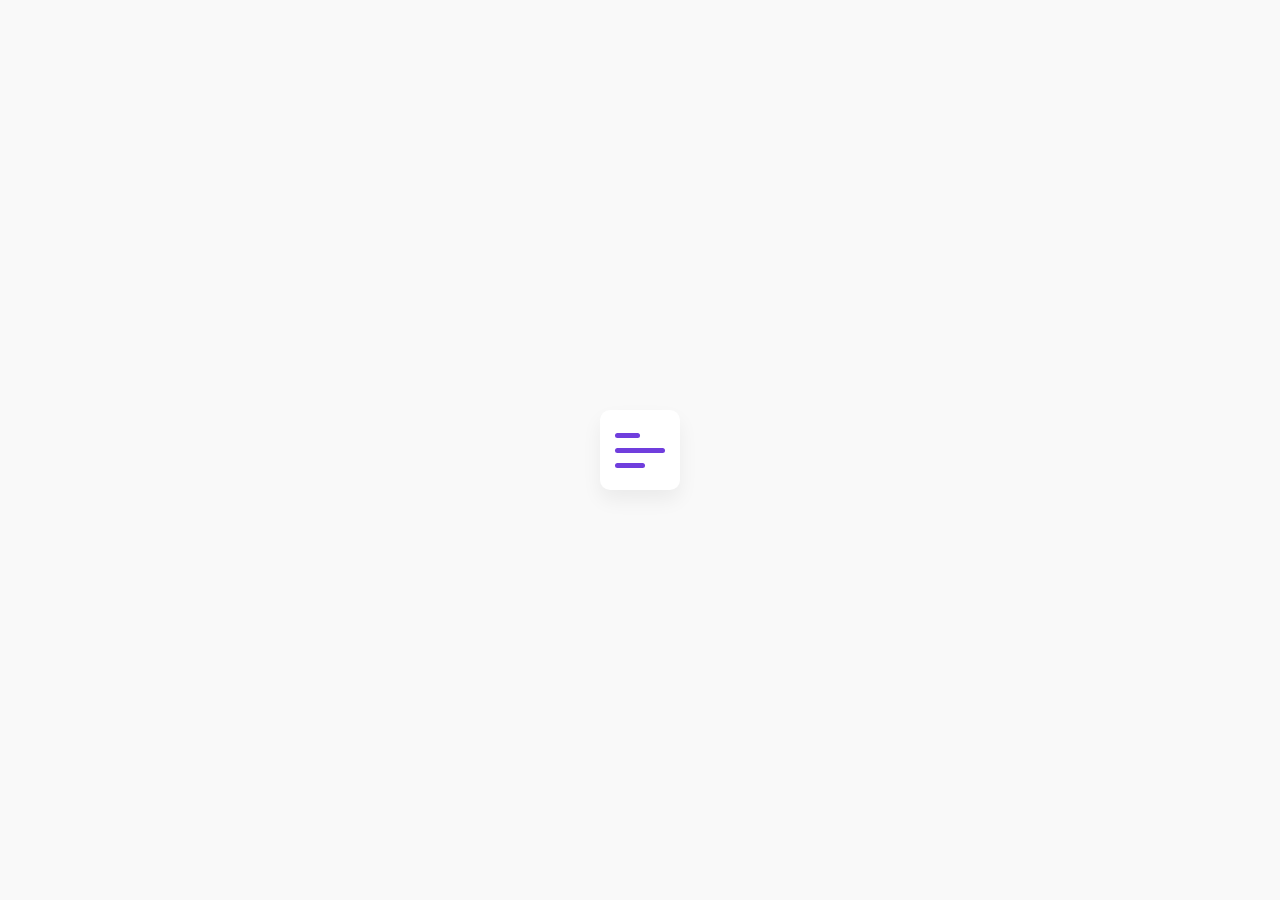
<file: Study-Planner - Copy/Animated Menu Button/index.html>
<!DOCTYPE html>
<html lang="en">
  <head>
    <meta charset="UTF-8" />
    <meta name="viewport" content="width=device-width, initial-scale=1.0" />
    <link rel="stylesheet" href="./style.css" />
    <title>Menu Button</title>
  </head>
  <body>
    <button class="button">
      <span></span>
      <span></span>
      <span></span>
    </button>

    <script>
      let menuBtn = document.querySelector(".button");
      menuBtn.addEventListener("click", () => {
        menuBtn.classList.toggle("active");
      });
    </script>
  </body>
</html>
</file>
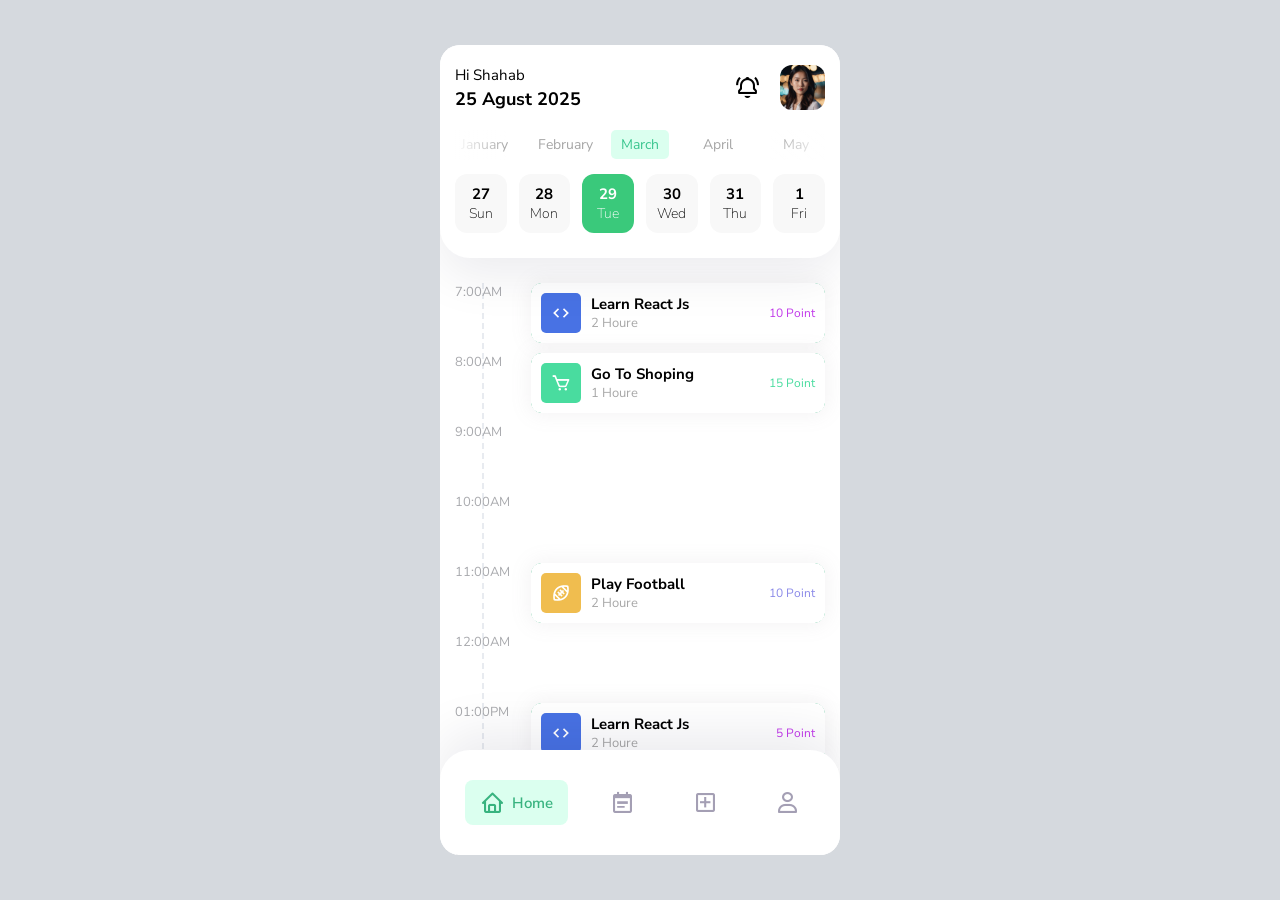
<file: Study-Planner - Copy/Daily Planner App UI with HTML, CSS & JavaScript/index.html>
<!DOCTYPE html>
<html lang="en">
<head>
    <meta charset="UTF-8">
    <meta name="viewport" content="width=device-width, initial-scale=1.0">
    <link rel="stylesheet" href="./style.css">
    <link rel="stylesheet" href="./assets/boxicons/boxicons.min.css">
    <link rel="stylesheet" href="./assets/owl/owl.carousel.min.css">
    <link rel="stylesheet" href="./assets/owl/owl.theme.default.min.css">
    <title>Todo Timeline</title>
</head>
<body>
    
    <div class="app">

        <div class="head">
            <div class="profile">
                <div class="names">
                    <h3>Hi Shahab</h3>
                    <h4>25 Agust 2025</h4>
                </div>
                <div class="options">
                    <button>
                        <i class='bxr  bx-bell-ring'  ></i> 
                    </button>
                    <a href="">
                        <img src="./assets/images/profile.jpg" alt="profile">
                    </a>
                </div>
            </div>

            <div class="months">
                <ul class="owl-carousel owl-carousel-month">
                    <li>January</li>
                    <li>February</li>
                    <li class="active">March</li>
                    <li>April</li>
                    <li>May</li>
                    <li>June</li>
                    <li>July</li>
                    <li>Agust</li>
                    <li>September</li>
                    <li>October</li>
                    <li>November</li>
                    <li>Devember</li>
                </ul>
            </div>

            <div class="days">
                <ul class="owl-carousel owl-carousel-days">
                    <li>
                        27
                        <span>Sun</span>
                    </li>
                    <li>
                        28
                        <span>Mon</span>
                    </li>
                    <li class="active">
                        29
                        <span>Tue</span>
                    </li>
                    <li>
                        30
                        <span>Wed</span>
                    </li>
                    <li>
                        31
                        <span>Thu</span>
                    </li>
                    <li>
                        1
                        <span>Fri</span>
                    </li>
                    <li>
                        2
                        <span>Sat</span>
                    </li>
                     <li>
                        3
                        <span>Sun</span>
                    </li>
                    <li>
                        4
                        <span>Mon</span>
                    </li>
                    <li>
                        5
                        <span>Tue</span>
                    </li>
                    <li>
                        6
                        <span>Wed</span>
                    </li>
                    <li>
                        7
                        <span>Thu</span>
                    </li>
                    <li>
                        8
                        <span>Fri</span>
                    </li>
                    <li>
                        9
                        <span>Sat</span>
                    </li>
                     <li>
                        10
                        <span>Sun</span>
                    </li>
                    <li>
                        11
                        <span>Mon</span>
                    </li>
                    <li>
                        12
                        <span>Tue</span>
                    </li>
                    <li>
                        13
                        <span>Wed</span>
                    </li>
                    <li>
                        14
                        <span>Thu</span>
                    </li>
                    <li>
                        15
                        <span>Fri</span>
                    </li>
                     <li>
                        16
                        <span>Sat</span>
                    </li>
                     <li>
                        17
                        <span>Sun</span>
                    </li>
                    <li>
                        18
                        <span>Mon</span>
                    </li>
                    <li>
                        19
                        <span>Tue</span>
                    </li>
                    <li>
                        20
                        <span>Wed</span>
                    </li>
                    <li>
                        21
                        <span>Thu</span>
                    </li>
                    <li>
                        22
                        <span>Fri</span>
                    </li>
                    <li>
                        23
                        <span>Sat</span>
                    </li>
                </ul>
            </div>
        </div>

        <div class="main">
            <div class="timeline">
                <ul>
                    <li>7:00AM</li>
                    <li>8:00AM</li>
                    <li>9:00AM</li>
                    <li>10:00AM</li>
                    <li>11:00AM</li>
                    <li>12:00AM</li>
                    <li>01:00PM</li>
                    <li>02:00PM</li>
                    <li>03:00PM</li>
                    <li>04:00PM</li>
                    <li>05:00PM</li>
                    <li>06:00PM</li>
                    <li>07:00PM</li>
                    <li>08:00PM</li>
                    <li>09:00PM</li>
                    <li>10:00PM</li>
                    <li>11:00PM</li>
                    <li>00:00PM</li>
                </ul>
            </div>

            <div class="tasks noselection">
                <div class="swipe-item">
                    <div class="check">
                        <div class="icon">
                            <i class='bxr  bx-check'  ></i> 
                        </div>
                    </div>
                    <div class="content">
                        <div class="logo" style="background: #4872e4;">
                            <i class='bxr  bx-code'  ></i> 
                        </div>
                        <div class="titles">
                            <div>
                                <h5>Learn React Js</h5>
                                <h6>2 Houre</h6>
                            </div>
                            <span>
                                10 Point
                            </span>
                        </div>
                    </div>
                </div>
                <div class="swipe-item">
                    <div class="check">
                        <div class="icon">
                            <i class='bxr  bx-check'  ></i> 
                        </div>
                    </div>
                    <div class="content">
                        <div class="logo" style="background: #49dc9f;">
                            <i class='bxr  bx-cart'  ></i> 
                        </div>
                        <div class="titles">
                            <div>
                                <h5>Go To Shoping</h5>
                                <h6>1 Houre</h6>
                            </div>
                            <span style="color: #49dc9f;">
                                15 Point
                            </span>
                        </div>
                    </div>
                </div>
                <div class="swipe-item empty"></div>
                <div class="swipe-item empty"></div>
                <div class="swipe-item">
                    <div class="check">
                        <div class="icon">
                            <i class='bxr  bx-check'  ></i> 
                        </div>
                    </div>
                    <div class="content">
                        <div class="logo" style="background: #f0bd4f;">
                            <i class='bxr  bx-rugby-ball'  ></i> 
                        </div>
                        <div class="titles">
                            <div>
                                <h5>Play Football</h5>
                                <h6>2 Houre</h6>
                            </div>
                            <span style="color: #8a89e8;">
                                10 Point
                            </span>
                        </div>
                    </div>
                </div>
                <div class="swipe-item empty"></div>

                <div class="swipe-item">
                    <div class="check">
                        <div class="icon">
                            <i class='bxr  bx-check'  ></i> 
                        </div>
                    </div>
                    <div class="content">
                        <div class="logo" style="background: #4872e4;">
                            <i class='bxr  bx-code'  ></i> 
                        </div>
                        <div class="titles">
                            <div>
                                <h5>Learn React Js</h5>
                                <h6>2 Houre</h6>
                            </div>
                            <span>
                                5 Point
                            </span>
                        </div>
                    </div>
                </div>
                <div class="swipe-item">
                    <div class="check">
                        <div class="icon">
                            <i class='bxr  bx-check'  ></i> 
                        </div>
                    </div>
                    <div class="content">
                        <div class="logo" style="background: #9b5eec;">
                            <i class='bxr  bx-envelope'  ></i> 
                        </div>
                        <div class="titles">
                            <div>
                                <h5>Check Emails</h5>
                                <h6>1 Houre</h6>
                            </div>
                            <span style="color: #4872e4;">
                                20 Point
                            </span>
                        </div>
                    </div>
                </div>
                <div class="swipe-item empty"></div>
                <div class="swipe-item">
                    <div class="check">
                        <div class="icon">
                            <i class='bxr  bx-check'  ></i> 
                        </div>
                    </div>
                    <div class="content">
                        <div class="logo" style="background: #e4487f;">
                            <i class='bxr  bx-whiteboard'  ></i> 
                        </div>
                        <div class="titles">
                            <div>
                                <h5>Meeting with Shahab</h5>
                                <h6>2 Houre</h6>
                            </div>
                            <span style="color: #f0bd4f;">
                                10 Point
                            </span>
                        </div>
                    </div>
                </div>
                <div class="swipe-item">
                    <div class="check">
                        <div class="icon">
                            <i class='bxr  bx-check'  ></i> 
                        </div>
                    </div>
                    <div class="content">
                        <div class="logo" style="background: #9b5eec;">
                            <i class='bxr  bx-ambulance'  ></i> 
                        </div>
                        <div class="titles">
                            <div>
                                <h5>Learn React Js</h5>
                                <h6>2 Houre</h6>
                            </div>
                            <span>
                                10 Point
                            </span>
                        </div>
                    </div>
                </div>
                <div class="swipe-item empty"></div>
                <div class="swipe-item empty"></div>
                <div class="swipe-item">
                    <div class="check">
                        <div class="icon">
                            <i class='bxr  bx-check'  ></i> 
                        </div>
                    </div>
                    <div class="content">
                        <div class="logo" style="background: #4ff0d5;">
                            <i class='bxr  bx-cat'  ></i> 
                        </div>
                        <div class="titles">
                            <div>
                                <h5>Learn React Js</h5>
                                <h6>2 Houre</h6>
                            </div>
                            <span>
                                30 Point
                            </span>
                        </div>
                    </div>
                </div>
            </div>

        </div>

        <div class="menu">
            <ul>
                <li class="active">
                    <i class='bxr  bx-home-alt'  ></i> 
                    <span>Home</span>
                </li>
                <li>
                    <i class='bxr  bx-calendar-detail'  ></i> 
                    <span>Calendar</span>
                </li>
                <li>
                    <i class='bxr  bx-plus-square'  ></i> 
                    <span>Add</span>
                </li>
                <li>
                    <i class='bxr  bx-user'  ></i> 
                    <span>User</span>
                </li>
            </ul>
        </div>

    </div>



    
    <script src="https://code.jquery.com/jquery-2.2.4.min.js" integrity="sha256-BbhdlvQf/xTY9gja0Dq3HiwQF8LaCRTXxZKRutelT44=" crossorigin="anonymous"></script>
    <script src="./assets/owl/owl.carousel.min.js"></script>
    <script src="./script.js"></script>
</body>
</html>
</file>
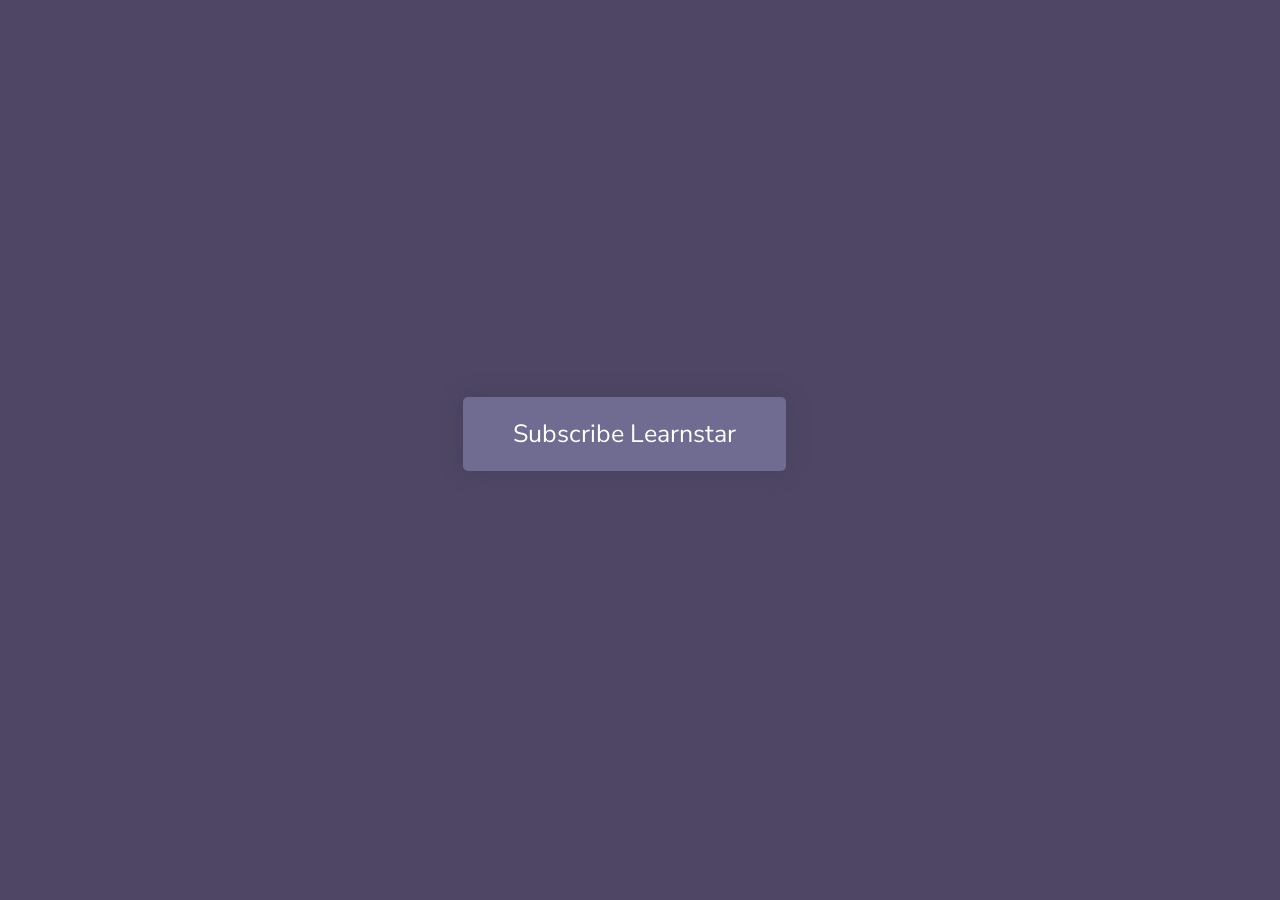
<file: Study-Planner - Copy/Dream Button/index.html>
<!DOCTYPE html>
<html lang="en">
  <head>
    <meta charset="UTF-8" />
    <meta name="viewport" content="width=device-width, initial-scale=1.0" />
    <link rel="stylesheet" href="./style.css" />
    <title>Dream Button</title>
  </head>
  <body>
    <div class="app">
      <button onclick="dreamButton()">Subscribe Learnstar</button>
    </div>

    <script>
      function dreamButton() {
        for (let i = 0; i < 60; i++) {
          let circle = document.createElement("i");

          circle.classList.add("circle");

          const randomX = (Math.random() - 0.5) * window.innerWidth;
          const randomY = (Math.random() - 0.5) * window.innerHeight;

          circle.style.setProperty("--x", `${randomX}px`);
          circle.style.setProperty("--y", `${randomY}px`);

          const randomSize = Math.random() * 20 + 2;
          circle.style.width = `${randomSize}px`;
          circle.style.height = `${randomSize}px`;

          const randomDuration = Math.random() * 2 + 0.5;
          circle.style.animation = `animate ${randomDuration}s ease-out forwards`;

          document.body.appendChild(circle);
        }
      }
    </script>
  </body>
</html>
</file>
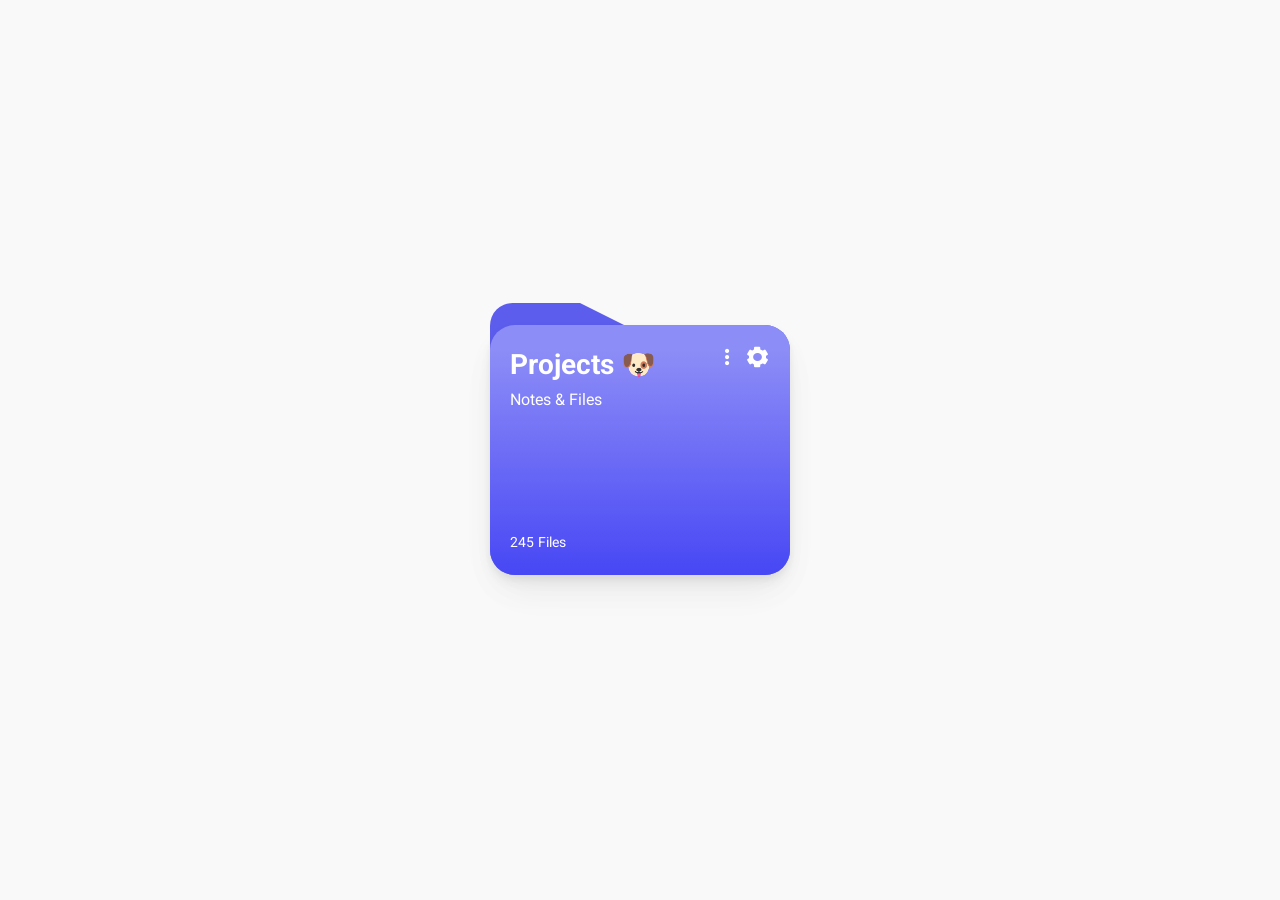
<file: Study-Planner - Copy/Folder/index.html>
<!DOCTYPE html>
<html lang="en">
    <head>
        <meta charset="UTF-8" />
        <meta name="viewport" content="width=device-width, initial-scale=1.0" />
        <link rel="stylesheet" href="./style.css" />
        <link
            href="https://unpkg.com/boxicons@2.1.4/css/boxicons.min.css"
            rel="stylesheet"
        />

        <title>Folder</title>
    </head>
    <body>
        <div class="folder">
            <div class="back"></div>
            <div class="file">
                <h5>📆 Things to do today</h5>

                <ul>
                    <li>
                        <input type="checkbox" />
                        <p>Design new homepage 🐈</p>
                    </li>
                    <li>
                        <input type="checkbox" />
                        <p>Brainstorm ideas for logo 🍿</p>
                    </li>
                    <li>
                        <input type="checkbox" />
                        <p>Reply to client feedback 🌽</p>
                    </li>
                    <li>
                        <input type="checkbox" />
                        <p>Upload final design assets 🍌</p>
                    </li>
                </ul>

                <span>Don't forget to do a <b>#daily-ui</b> challenge!</span>
            </div>
            <div class="front">
                <div class="info">
                    <div class="names">
                        <h6>Projects 🐶</h6>
                        <span>Notes & Files</span>
                    </div>
                    <div class="icons">
                        <i class="bx bx-dots-vertical-rounded"></i>
                        <i class="bx bxs-cog"></i>
                    </div>
                </div>
                <div class="count">245 Files</div>
            </div>
        </div>

        <script>
            let folder = document.querySelector(".folder");
            let file = document.querySelector(".file");
            let headFile = document.querySelector(".file h5");

            let openFolder = document.querySelector(".front");

            openFolder.addEventListener("click", () => {
                folder.classList.toggle("open");
            });

            headFile.addEventListener("click", () => {
                file.classList.toggle("show");
            });
        </script>
    </body>
</html>
</file>
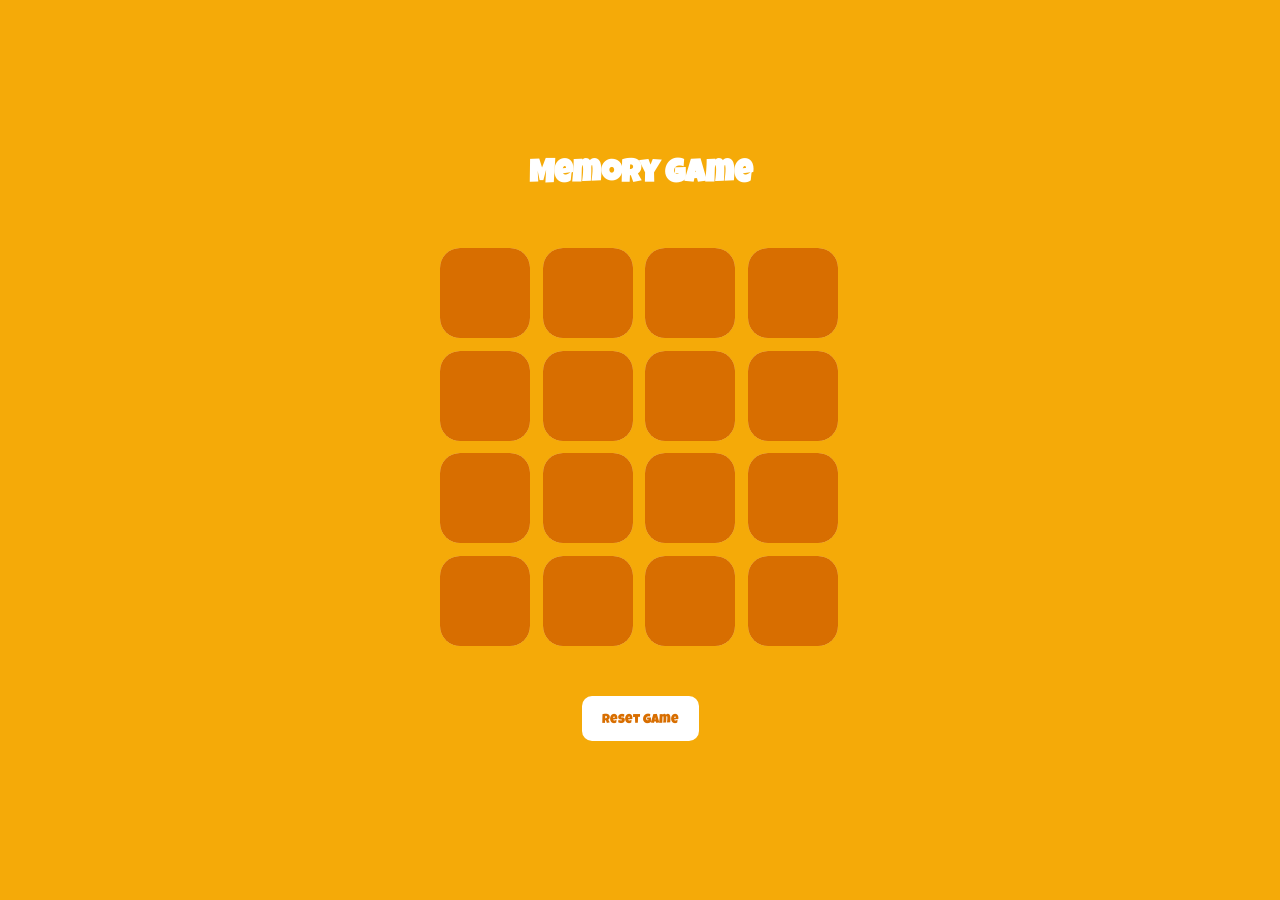
<file: Study-Planner - Copy/Memory Game Design/index.html>
<!DOCTYPE html>
<html lang="en">
  <head>
    <meta charset="UTF-8" />
    <meta name="viewport" content="width=device-width, initial-scale=1.0" />
    <link rel="stylesheet" href="./assets/fonticon/boxicons.min.css" />
    <link rel="stylesheet" href="./style.css" />
    <title>Memory Game</title>
  </head>
  <body>
    <div class="container">
      <div class="app">
        <h1>Memory Game</h1>
        <h4>Congragulations! You win 🎉</h4>
        <div class="board"></div>
        <button class="reset" onclick="window.location.reload()">
          Reset Game
        </button>
      </div>
    </div>

    <script src="./script.js"></script>
  </body>
</html>
</file>
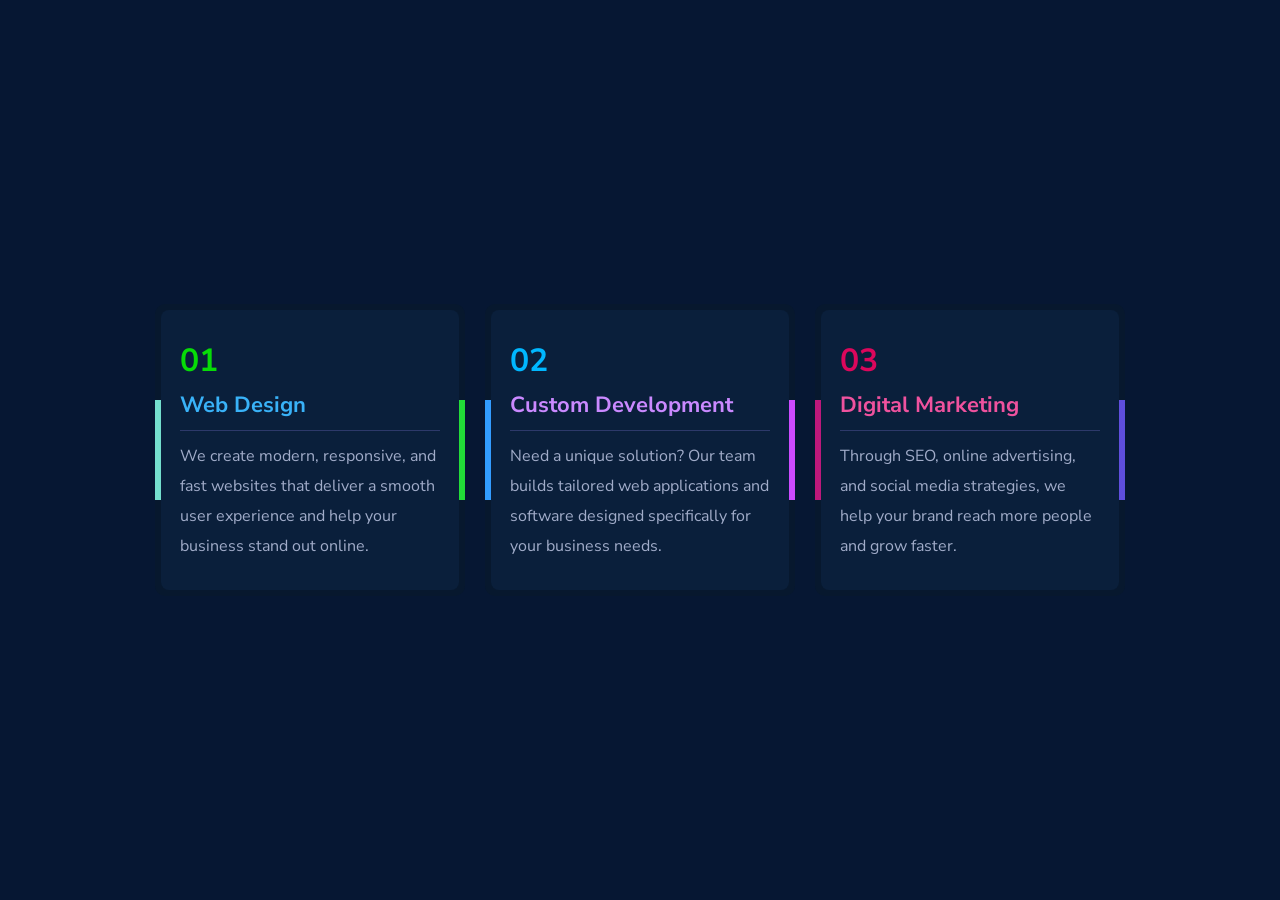
<file: Study-Planner - Copy/Modern Animated Card with CSS & HTML/index.html>
<!DOCTYPE html>
<html lang="en">
<head>
    <meta charset="UTF-8">
    <meta name="viewport" content="width=device-width, initial-scale=1.0">
    <link rel="stylesheet" href="./style.css">
    <title>Neon Cards</title>
</head>
<body>
    <div class="app">
        <div class="card green">
            <div class="content">
                <h1>01</h1>
                <h3>Web Design</h3>
                <p>We create modern, responsive, and fast websites that deliver a
                    smooth user experience and help your business stand out online.</p>
            </div>
        </div>

        <div class="card">
            <div class="content">
                <h1>02</h1>
                <h3>Custom Development</h3>
                <p>Need a unique solution? Our team builds tailored web applications
                    and software designed specifically for your business needs.</p>
            </div>
        </div>

        <div class="card red">
            <div class="content">
                <h1>03</h1>
                <h3>Digital Marketing</h3>
                <p>Through SEO, online advertising, and social media strategies, we
                    help your brand reach more people and grow faster.</p>
            </div>
        </div>
    </div>
</body>
</html>
</file>
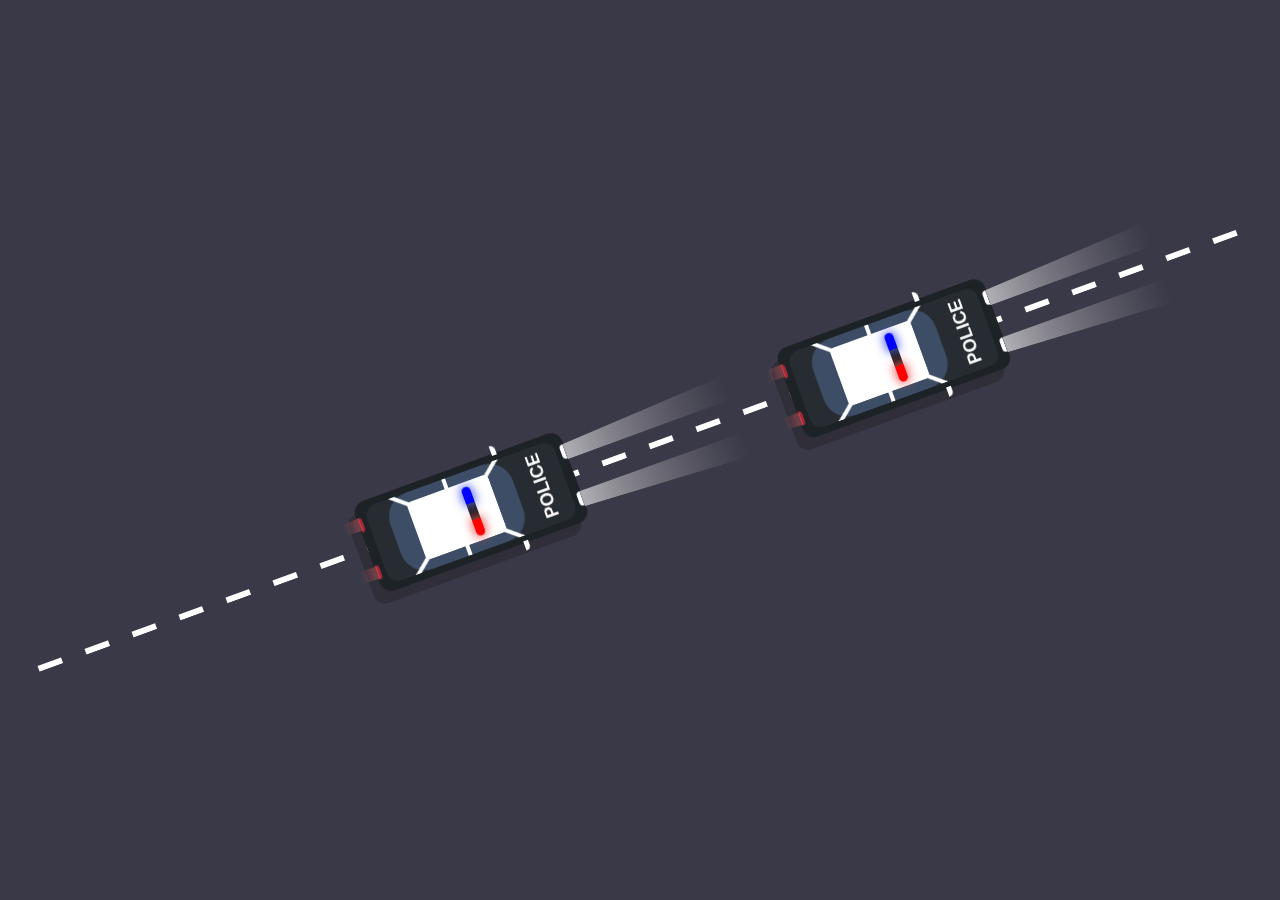
<file: Study-Planner - Copy/Police Car/index.html>
<!DOCTYPE html>
<html lang="en">
  <head>
    <meta charset="UTF-8" />
    <meta name="viewport" content="width=device-width, initial-scale=1.0" />
    <link rel="stylesheet" href="./style.css" />
    <title>Police Car</title>
  </head>
  <body>
    <section class="road">
      <div class="cops">
        <div class="light-front"></div>
        <div class="light-back"></div>
        <div class="mirror"></div>
        <h1>POLICE</h1>
        <span class="body">
          <span class="roof">
            <span class="light"></span>
          </span>
          <i></i>
        </span>
      </div>

      <div class="cops two">
        <div class="light-front"></div>
        <div class="light-back"></div>
        <div class="mirror"></div>
        <h1>POLICE</h1>
        <span class="body">
          <span class="roof">
            <span class="light"></span>
          </span>
          <i></i>
        </span>
      </div>
    </section>
  </body>
</html>
</file>
<file: Study-Planner - Copy/Animated Menu Button/style.css>
* {
  margin: 0;
  padding: 0;
}

body {
  height: 100vh;
  background: #f9f9f9;
  display: flex;
  align-items: center;
  justify-content: center;
}

.button {
  width: 80px;
  height: 80px;
  background: #fff;
  border: none;
  border-radius: 10px;
  box-shadow: 0 10px 20px rgba(0, 0, 0, 0.06);
  position: relative;
  display: flex;
  align-items: center;
  justify-content: center;
  cursor: pointer;
  overflow: hidden;
}

.button span {
  width: 50px;
  height: 5px;
  background: #703edd;
  position: absolute;
  border-radius: 10px;
  transition: 0.4s;
}
.button span:first-child {
  transform: translateY(-15px);
  width: 25px;
  left: 15px;
}
.button span:last-child {
  transform: translateY(15px);
  width: 30px;
  left: 15px;
}

.button.active span:nth-child(2) {
  transform: translateX(80px);
}

.button.active span:first-child {
  width: 50px;
  transform: translateY(0) rotate(45deg);
}

.button.active span:last-child {
  width: 50px;
  transform: translateY(0) rotate(315deg);
  transition-delay: 0.2;
}
</file>
<file: Study-Planner - Copy/Daily Planner App UI with HTML, CSS & JavaScript/style.css>
@import url('https://fonts.googleapis.com/css2?family=Nunito+Sans:ital,opsz,wght@0,6..12,200..1000;1,6..12,200..1000&display=swap');
*{
    margin: 0;
    padding: 0;
}
body{
    font-family: "Nunito Sans", sans-serif;
    background: #D5D9DE;
    font-size: 15px;
    display: flex;
    height: 100vh;
    align-items: center;
    justify-content: center;
}
.noselection{
    -webkit-user-select:none;
    -moz-user-select:none;
    -ms-user-select:none;
    user-select: none;
}
.app{
    width: 400px;
    height: 90vh;
    background: #FFFFFF;
    border-radius: 20px;
    overflow-y: scroll;
    scrollbar-width: none;
    -ms-overflow-style: none;

}
.app .head{
    padding: 20px 15px;
    padding-bottom: 25px;
    border-radius: 0 0 30px 30px;
    background: #FFFFFF;
    box-shadow: rgba(17, 12, 46, 0.08) 0px 18px 50px 0px;
    position: sticky;
    top: 0;
    z-index: 50;
}
.app .head .profile{
    display: flex;
    justify-content: space-between;
}

.app .head .profile .names h3{
    font-size: 15px;
    font-weight: normal;
    padding-bottom: 2px;
}
.app .head .profile .names h4{
    font-size: 18px;
    font-weight: 700;
}
.app .head .profile .options{
    display: flex;
    align-items: center;
    gap: 20px;
}
.app .head .profile .options button{
    background: none;
    border: none;
    font-size: 25px;
}
.app .head .profile .options img{
    width: 45px;
    border-radius: 12px;
}

.app .head .months ul{
    list-style: none;
    padding: 15px 0;
    position: relative;
    display: flex;
}
.app .head .months ul::before{
    content: "";
    width: 60px;
    height: 30px;
    position: absolute;
    left: 0;
    z-index: 2;
    background: #ffffff;
    background: linear-gradient(90deg, rgba(255, 255, 255, 1) 0%, rgba(255, 255, 255, 0) 89%);
}
.app .head .months ul::after{
    content: "";
    width: 60px;
    height: 30px;
    position: absolute;
    right: 0;
    z-index: 2;
    background: #ffffff;
    background: linear-gradient(275deg, rgba(255, 255, 255, 1) 0%, rgba(255, 255, 255, 0) 89%);
}
.app .head .months ul li{    
    padding: 5px;
    border-radius: 5px;
    font-size: 14px;
    text-align: center;
    cursor: pointer;
    color: #A6A6A6;
}
.app .head .months ul li.active {
    background: #dbffef;
    color: #3bc68f;
}


.app .head .days ul{
    list-style: none;
    display: flex;    
}

.app .head .days ul li{
    display: flex;
    flex-direction: column;
    align-items: center;
    background: #F8F8F8;
    padding: 10px 0;
    border-radius: 12px;
    font-weight: 700;
    cursor: pointer;
}
.app .head .days ul li.active{
    background: #3ac97b;
    color: #FFFFFF;
}
.app .head .days ul li span{
    font-weight: 200;
    font-size: 14px;
}

/* Main Section */

.main{
    display: flex;
    gap: 20px;
    padding: 15px;    
    margin-top: 10px;
}
.main .timeline{
    width: 70px;
}

.main .timeline ul{
    list-style: none;
    font-size: 13px;  
    position: relative;  
}
.main .timeline ul::before{
    content: "";
    position: absolute;
    top: 0;
    bottom: 0;
    left: 50%;
    transform: translateX(-50%);
    width: 2px;
    background: repeating-linear-gradient(
        to bottom,
        #e8ebf0 0 6px,
        transparent 6px 10px
    );
    pointer-events: none;
    z-index: 0;

}
.main .timeline ul li{
    height: 70px;
    color: #A9AAAE;
    white-space: nowrap;
    position: relative;
}
.main .tasks{
    width: 100%;
    display: flex;
    flex-direction: column;
    gap: 10px;
}

.main .tasks .swipe-item{
    width: 100%;
    height: 60px;    
    border-radius: 10px;
    position: relative;    
    box-shadow: 0 0 20px 2px rgba(144, 140, 152, 0.1);    
    cursor: pointer;
    overflow: hidden;
}
.main .tasks .swipe-item .check{
    background: #38B37F;
    width: 100%;
    height: 60px;
    border-radius: 11px;
    display: flex;
    align-items: center;
    justify-content: flex-end;
    position: absolute;
    z-index: 0;
}
.main .tasks .swipe-item .check .icon{
    width: 25px;
    height: 25px;
    border-radius: 50%;
    display: flex;
    align-items: center;
    justify-content: center;
    color: #FFF;
    font-size: 15px;
    background: rgba(0, 0, 0, 0.1);
    margin-right: 15px;
    cursor: pointer;
}
.main .tasks .swipe-item .content{
    background:#FFFFFF;
    width: calc(100% - 20px);
    height: 40px;
    padding: 10px;
    position: absolute;
    left: 0;
    top: 0;
    border-radius: 10px;
    display: flex;    
    gap: 10px;
    transition: transform 0.2s ease;
}
.main .tasks .swipe-item .content .logo{
    width: 40px;
    height: 40px;
    background: #b5cdea;
    color: #FFFFFF;
    display: flex;
    align-items: center;
    justify-content: center;
    border-radius: 5px;
    font-size: 20px;
    flex-shrink: 0;
}
.main .tasks .swipe-item .content .titles{    
    width: 100%;
    display: flex;
    align-items: center;
    justify-content: space-between;
}
.main .tasks .swipe-item .content .titles h5{
    font-size: 15px;
}
.main .tasks .swipe-item .content .titles h6{
    font-size: 13px;
    font-weight: 400;
    color: #A8A8A8;
}
.main .tasks .swipe-item .content .titles span{
    font-size: 12px;
    color: #c23aeb;
}

.main .tasks .swipe-item.empty{
    background: none;
    box-shadow: none;
}

.app .menu{
    background: #FFFFFF;
    box-shadow: rgba(17, 12, 46, 0.08) 0 -18px 50px 0;
    border-radius: 30px 30px 0 0;
    position: sticky;
    bottom: 0;
    width: calc(100% - 30px);
    padding: 20px 15px;    
}

.app .menu ul{
    list-style: none;
    display: flex;
    justify-content: space-between;
    padding: 10px;
}

.app .menu ul li{
    display: flex;
    align-items: center;
    gap: 7px;    
    padding: 10px 15px;
    border-radius: 8px;
    color: #a49fb4;
    cursor: pointer;
}
.app .menu ul li i{
    font-size: 25px;
}
.app .menu ul li span{
    display: none;
}
.app .menu ul li.active{
    background: #dbffef;
    color: #38B37F;
    font-weight: 600;
}
.app .menu ul li.active span{
    display: flex;
}
</file>
<file: Study-Planner - Copy/Dream Button/style.css>
@import url("https://fonts.googleapis.com/css2?family=Nunito+Sans:ital,opsz,wght@0,6..12,200..1000;1,6..12,200..1000&display=swap");
* {
  margin: 0;
  padding: 0;
  box-sizing: border-box;
}
body {
  background: #4e4664;
  display: flex;
  align-items: center;
  justify-content: center;
  padding: 1rem;
  height: calc(100vh - 2rem);
  width: calc(100% - 2rem);
}
button {
  font-family: "Nunito Sans";
  font-size: 25px;
  padding: 20px 50px;
  background: #6f6b91;
  color: #fff;
  border-radius: 5px;
  outline: none;
  border: none;
  box-shadow: 0 0 20px 5px rgba(61, 60, 78, 0.2);
  cursor: pointer;
  transition: all 0.2s ease;
}
button:hover {
  background: #4b4262;
  transition: all 0.2s ease;
}
.circle {
  width: 30px;
  height: 30px;
  border-radius: 50%;
  background: rgb(221, 99, 168);
  position: absolute;
  z-index: -1;
  animation: animate 2s linear forwards;
}
.circle:nth-child(odd) {
  background: none;
  border: 1px solid #fff;
}

@keyframes animate {
  0% {
    opacity: 1;
    transform: translate(0, 0);
  }
  100% {
    opacity: 0;
    transform: translate(var(--x), var(--y));
  }
}
</file>
<file: Study-Planner - Copy/Folder/style.css>
@import url("https://fonts.googleapis.com/css2?family=Alan+Sans:wght@300..900&family=Vazirmatn:wght@100..900&display=swap");

* {
    margin: 0;
    padding: 0;
}
body {
    font-family: "Vazirmatn", sans-serif;
    display: flex;
    align-items: center;
    justify-content: center;
    height: 100vh;
    background: #f9f9f9;
}

.folder {
    position: relative;
    perspective: 800px;
}

.folder .back {
    width: 300px;
    height: 250px;
    background: #5d5ded;
    border-radius: 25px;
    position: relative;
}

.folder .back::after {
    content: "";
    width: 180px;
    height: 45px;
    background: #5d5ded;
    position: absolute;
    top: -22px;
    border-radius: 25px 50px 0 0;
    clip-path: polygon(0% 0%, 50% 0%, 100% 100%, 0% 100%);
}

.folder .front {
    cursor: pointer;
    width: calc(300px - 40px);
    height: 210px;
    padding: 20px;
    position: absolute;
    bottom: 0;
    background: #4747f5;
    border-radius: 25px;
    background: linear-gradient(
        0deg,
        rgba(71, 71, 245, 1) 0%,
        rgba(141, 141, 247, 1) 90%
    );
    color: #fff;
    display: flex;
    flex-direction: column;
    justify-content: space-between;

    transform-origin: top;
    transition: transform 0.5s ease;
    transform: rotateX(0deg);
    transition: 0.3s;

    box-shadow: 0 4px 8px rgba(0, 0, 0, 0.05), 0 8px 16px rgba(0, 0, 0, 0.05),
        0 16px 32px rgba(0, 0, 0, 0.03);
}

.folder .front .info {
    display: flex;
    justify-content: space-between;
}
.folder .front .info h6 {
    font-size: 28px;
}
.folder .front .icons {
    font-size: 25px;
    display: flex;
    gap: 5px;
}
.folder .front .count {
    font-size: 14px;
}

.folder .file {
    width: calc(260px - 30px);
    padding: 10px 15px;
    height: 190px;
    position: absolute;
    background: #fff;
    bottom: 0;
    left: 20px;
    border-radius: 10px;

    transition: transform 0.3s ease;
    overflow: hidden;
    box-shadow: 0 0 45px 10px rgba(0, 0, 0, 0.05);
}
.folder .file h5 {
    font-size: 16px;
    padding-bottom: 5px;
    margin-bottom: 5px;
    border-bottom: 1px solid #f9f9f9;
    cursor: pointer;
}
.folder .file ul {
    list-style: none;
}
.folder .file ul li {
    display: flex;
    gap: 8px;
    font-size: 15px;
}
.folder .file span {
    font-size: 12px;
    padding-top: 8px;
    margin-top: 8px;
    border-top: 1px solid #f9f9f9;
    display: flex;
}
.folder .file span b {
    background: #f8bbf1;
    border-radius: 3px;
    padding: 0 4px;
    margin: 0 4px;
}
.folder.open .front {
    height: 175px;
    bottom: -25px;
    transform: rotateX(-20deg) scaleX(1.08);
    transition: transform 0.3s ease, height 0.3s ease, bottom 0.3s ease;
    background: linear-gradient(
        0deg,
        rgba(71, 71, 245, 1) 0%,
        rgba(141, 141, 247, 1) 60%
    );
}

.folder.open .file {
    transform: translateY(-20px);
    transition: transform 0.3s ease;
}

.folder.open .file.show {
    transform: translateY(-180px);
    transition: transform 0.3s ease;
}
</file>
<file: Study-Planner - Copy/Memory Game Design/style.css>
@import url("https://fonts.googleapis.com/css2?family=Luckiest+Guy&display=swap");
* {
  margin: 0;
  padding: 0;
}
body {
  font-family: "Luckiest Guy", cursive;
  background: #f5aa08;
  display: flex;
  align-items: center;
  height: 100vh;
}
.container {
  max-width: 500px;
  margin: 0 auto;
  padding: 0 10px;
}
.app {
  display: flex;
  flex-direction: column;
  align-items: center;
  justify-content: center;
  padding: 4rem 0;
  color: #fff;
}
.app h4 {
  color: #000;
  margin: 10px 0;
  opacity: 0;
}

.app .reset {
  background: #fff;
  color: #d86e00;
  font-family: "Luckiest Guy";
  padding: 10px 20px 5px 20px;
  border-radius: 10px;
  border: none;
  line-height: 30px;
  cursor: pointer;
  transition: all 0.2s ease;
  margin-top: 2rem;
}

.app .reset:hover {
  background: #d86e00;
  color: #fff;
  transition: all 0.2s ease;
}

.app .board {
  width: 400px;
  height: 400px;
  margin: 1rem 0;
  display: grid;
  grid-template-columns: repeat(4, 1fr);
  gap: 10px;
}

.item {
  width: 90px;
  height: 90px;
  display: flex;
  justify-content: center;
  align-items: center;
  font-size: 40px;
  background: #fde699;
  color: #d86e00;
  border-radius: 20px;
  position: relative;
  transition: 0.25s;
  transform: rotateY(180deg);
  cursor: pointer;
}

.item::after {
  content: "";
  position: absolute;
  background: #d86e00;
  border-radius: 20px;
  inset: 0;
  backface-visibility: hidden;
  transform: rotateY(0deg);
  transition: 0.25s;
}

.item.box-open {
  transform: rotateY(0deg);
}

.item.box-open::after {
  transform: rotateY(180deg);
}

.item.box-match::after {
  transform: rotateY(180deg);
}
</file>
<file: Study-Planner - Copy/Modern Animated Card with CSS & HTML/style.css>
@import url('https://fonts.googleapis.com/css2?family=Nunito+Sans:ital,opsz,wght@0,6..12,200..1000;1,6..12,200..1000&display=swap');
*{
    margin: 0;
    padding: 0;
}
body{
    font-family: "Nunito Sans", sans-serif;
    color: #a1acc9;
}
.app{
    width: 100%;
    height: 100vh;
    background: #061733;
    display: flex;
    align-items: center;
    justify-content: center;
    gap: 20px;
    flex-wrap: wrap;
}

.app .card {
    width: 270px;
    padding: 30px 20px;
    background: #07182e;
    position: relative;
    overflow: hidden;
    border-radius: 10px;
    display: flex;
    flex-direction: column;
    align-items: center;
    justify-content: center;
}

.app .card .content{
    padding: 5px;
    z-index: 999;
}
.app .card .content h1{
    color: rgb(0, 183, 255);
    margin-bottom: 8px;
}

.app .card .content h3{
    font-size: 22px;
    color: #ca89ff;
    padding-bottom: 10px;
    border-bottom: 1px solid #2d396a;
    margin-bottom: 10px;
}

.app .card .content p{
    line-height: 30px;
}

.app .card::before{
    content: "";
    position: absolute;
    width: 500px;
    height: 100px;
    background-image: linear-gradient(90deg , rgb(0,183,255) , rgb(255,48,255));   
    animation: animate 5s linear infinite; 
    transition: all 0.2s linear;
}


@keyframes animate{
    from{
        transform: rotate(0deg);
    }
    to{
        transform: rotate(360deg);
    }
}

.app .card::after{
    content: "";
    position: absolute;
    background: #0a1f3b;
    inset: 6px;
    border-radius: 8px;
}

.app .card.green h1{
    color: rgb(7, 220, 7);
}

.app .card.green h3{
    color: rgb(57, 178, 248);
}

.app .card.green::before{
    background-image: linear-gradient(90deg , rgb(143,223,255) , rgb(7,220,7)); 
}

.app .card.red h1{
    color: rgb(220, 7, 92);
}

.app .card.red h3{
    color: rgb(239, 82, 158);
}

.app .card.red::before{
    background-image: linear-gradient(90deg ,rgb(220, 7, 92) , rgb(64,96,252)); 
}
</file>
<file: Study-Planner - Copy/Police Car/style.css>
* {
  margin: 0;
  padding: 0;
  box-sizing: border-box;
}
body {
  display: flex;
  align-items: center;
  justify-content: center;
  height: 100vh;
  overflow: hidden;
  background: #3a3947;
  font-family: sans-serif;
}

.road {
  width: 100vw;
  display: flex;
  justify-content: center;
  align-items: center;
  position: relative;
  transform-style: preserve-3d;
  transform: rotate(-20deg);
}
.road::before {
  content: "";
  position: absolute;
  width: 100%;
  height: 6px;
  background: linear-gradient(
    90deg,
    #fff,
    #fff 50%,
    transparent 50%,
    transparent 100%
  );
  background-size: 50px;
  animation: road_animate 0.1s linear infinite;
}
@keyframes road_animate {
  0% {
    background-position: 50px 0;
  }
  100% {
    background-position: 0 0;
  }
}
.cops {
  position: absolute;
  left: 350px;
  width: 220px;
  height: 95px;
  background: #1d2227;
  border-radius: 12px;
  box-shadow: -10px 10px rgba(0, 0, 0, 0.2);
  transform-style: preserve-3d;
  perspective: 900px;
  z-index: 10;
  animation: animate_car 3s linear infinite;
}
.cops.two {
  left: 800px;
  animation-delay: 1s;
}

@keyframes animate_car {
  0% {
    transform: translateX(20px) translateY(-50px);
  }
  25% {
    transform: translateX(-10px) translateY(0);
  }
  50% {
    transform: translateX(25px) translateY(50px);
  }
  75% {
    transform: translateX(-10px) translateY(0);
  }
  100% {
    transform: translateX(15px) translateY(-50px);
  }
}
.cops::before {
  content: "";
  position: absolute;
  top: 15px;
  left: 1px;
  width: 4px;
  height: 15px;
  background: #a62735;
  border-radius: 0 10px 10px 0;
  box-shadow: 0 50px #a62735;
}

.cops::after {
  content: "";
  position: absolute;
  top: 15px;
  right: 1px;
  width: 4px;
  height: 15px;
  background: #fff;
  border-radius: 10px 0 0 10px;
  box-shadow: 0 50px #fff;
}

.cops .body {
  position: absolute;
  background: #262c32;
  inset: 7px 10px;
  border-radius: 12px;
  overflow: hidden;
}
.cops .body .roof {
  position: absolute;
  background: #3d4d66;
  inset: 0 50px 0 20px;
  border-radius: 25px;
}
.cops .body .roof::before {
  content: "";
  position: absolute;
  background: #fff;
  inset: 10px 22px;
  border-radius: 5px;
  z-index: 1;
}
.cops .body .roof::after {
  content: "";
  position: absolute;
  inset: 0 63px;
  background: #ffffff;
}

.cops .body .roof .light {
  position: absolute;
  background: #252222;
  width: 9px;
  height: 17px;
  top: 32px;
  right: 43px;
  z-index: 20;
}
.cops .body .roof .light::before {
  content: "";
  position: absolute;
  width: 9px;
  height: 17px;
  left: 0;
  top: 17px;
  border-radius: 0 0 10px 10px;
  background: red;
  box-shadow: 0 0 10px 2px rgba(244, 82, 82, 0.9);
  animation: light-red 0.7s linear infinite;
}
.cops .body .roof .light::after {
  content: "";
  position: absolute;
  width: 9px;
  height: 17px;
  left: 0;
  bottom: 17px;
  background: blue;
  border-radius: 10px 10px 0 0;
  box-shadow: 0 0 10px 2px rgba(79, 95, 242, 0.9);
  animation: light-blue 0.7s linear infinite;
}
@keyframes light-blue {
  0% {
    background: blue;
    box-shadow: 0 0 10px 2px rgba(79, 95, 242, 0.9);
  }
  50% {
    background: red;
    box-shadow: 0 0 10px 2px rgba(244, 82, 82, 0.9);
  }
  100% {
    background: blue;
    box-shadow: 0 0 10px 2px rgba(79, 95, 242, 0.9);
  }
}
@keyframes light-red {
  0% {
    background: red;
    box-shadow: 0 0 10px 2px rgba(244, 82, 82, 0.9);
  }
  50% {
    background: blue;
    box-shadow: 0 0 10px 2px rgba(79, 95, 242, 0.9);
  }
  100% {
    background: red;
    box-shadow: 0 0 10px 2px rgba(244, 82, 82, 0.9);
  }
}
.cops .body i {
  position: absolute;
  inset: 0;
}
.cops .body i::before {
  content: "";
  position: absolute;
  top: 16px;
  left: 11px;
  width: 40px;
  height: 4px;
  background: #fff;
  transform-origin: right;
  transform: rotate(40deg);
  box-shadow: 111px -9px #fff;
}

.cops .body i::after {
  content: "";
  position: absolute;
  bottom: 16px;
  left: 11px;
  width: 40px;
  height: 4px;
  background: #fff;
  transform-origin: right;
  transform: rotate(-40deg);
  box-shadow: 111px 9px #fff;
}

.cops h1 {
  position: absolute;
  top: 50%;
  right: 0;
  color: #fff;
  font-size: 18px;
  transform: translateY(-50%) rotate(270deg);
  z-index: 10;
}

.light-front {
  position: absolute;
  top: 5px;
  right: -2px;
  width: 10px;
  height: 86px;
  border-radius: 15px;
  transform-style: preserve-3d;
}
.light-front::before {
  content: "";
  position: absolute;
  top: 10px;
  left: 7px;
  width: 150px;
  height: 16px;
  background: linear-gradient(90deg, rgba(255, 255, 255, 0.6), transparent);
  transform-origin: left;
  transform: perspective(500px) rotateY(-50deg);
}
.light-front::after {
  content: "";
  position: absolute;
  bottom: 10px;
  left: 7px;
  width: 150px;
  height: 16px;
  background: linear-gradient(90deg, rgba(255, 255, 255, 0.6), transparent);
  transform-origin: left;
  transform: perspective(500px) rotateY(-50deg);
}
.light-back {
  position: absolute;
  top: 5px;
  left: -12px;
  width: 5px;
  height: 84px;
  border-radius: 15px;
  transform-style: preserve-3d;
}
.light-back::before {
  content: "";
  position: absolute;
  top: 11px;
  left: -3px;
  width: 30px;
  height: 12px;
  background: linear-gradient(270deg, rgba(243, 101, 101, 0.4), transparent);
  transform-origin: left;
  transform: perspective(500px) rotateY(-50deg);
}

.light-back::after {
  content: "";
  position: absolute;
  bottom: 11px;
  left: -3px;
  width: 30px;
  height: 12px;
  background: linear-gradient(270deg, rgba(243, 101, 101, 0.4), transparent);
  transform-origin: left;
  transform: perspective(500px) rotateY(-50deg);
}
.mirror {
  position: absolute;
  inset: 0;
}
.mirror::before {
  content: "";
  position: absolute;
  bottom: -8px;
  right: 66px;
  width: 5px;
  height: 10px;
  background: #fff;
  border-radius: 0 0 10px 0;
}
.mirror::after {
  content: "";
  position: absolute;
  top: -8px;
  right: 66px;
  width: 5px;
  height: 10px;
  background: #fff;
  border-radius: 0 10px 0 0;
}
</file>
